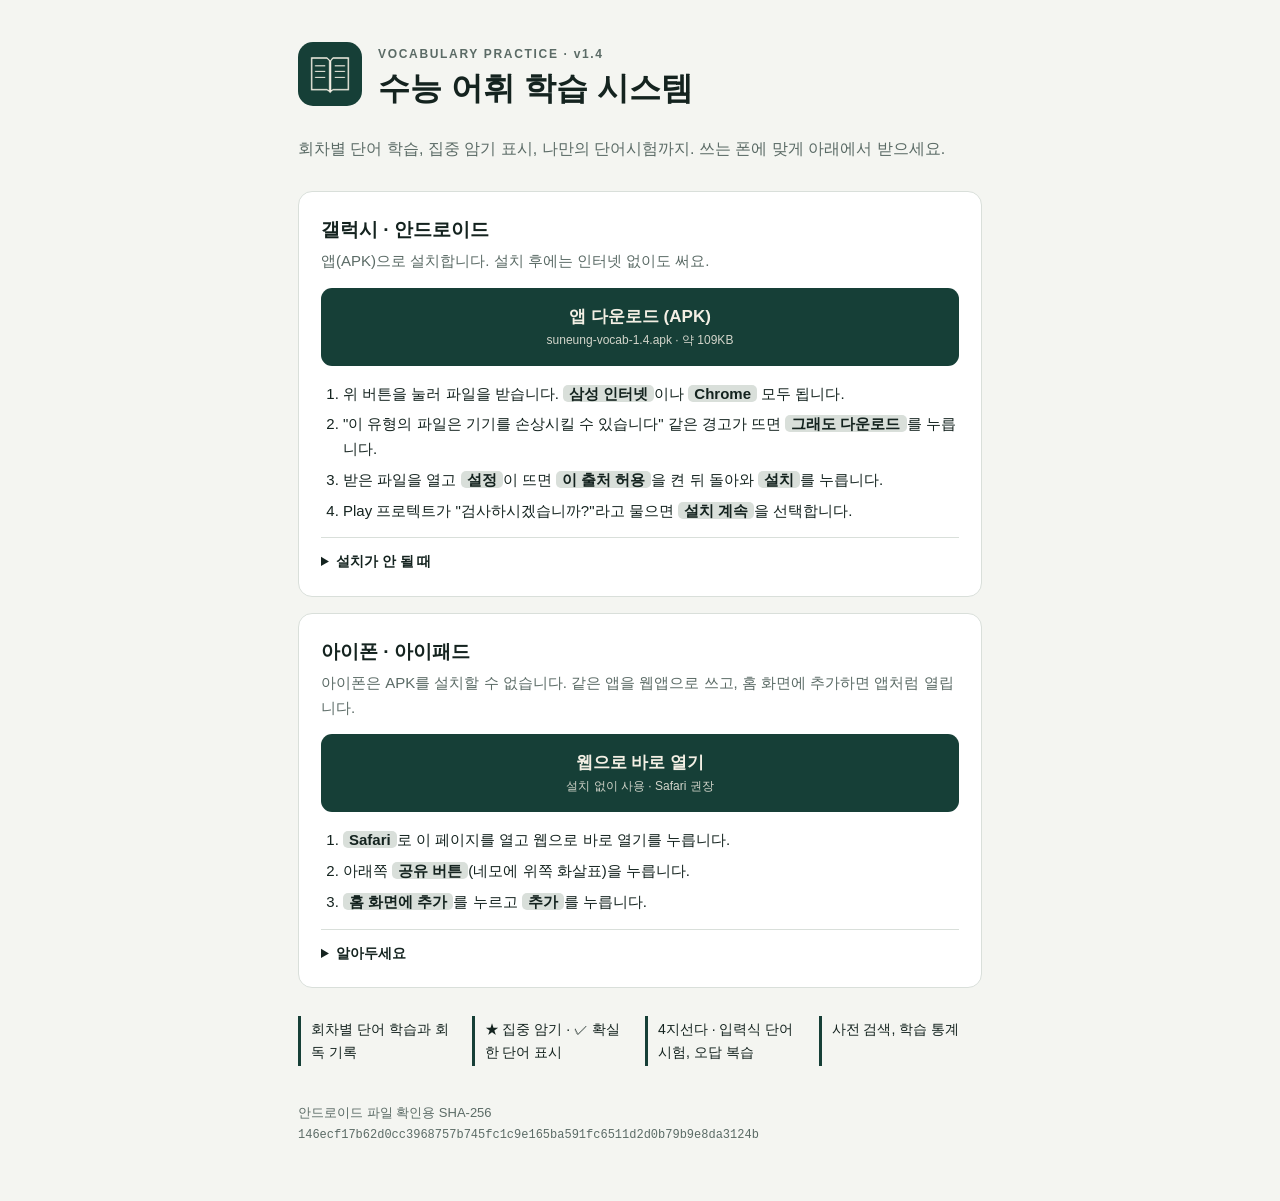
<file: index.html>
<!doctype html>
<html lang="ko">
<head>
<meta charset="utf-8">
<meta name="viewport" content="width=device-width,initial-scale=1">
<meta name="theme-color" content="#163f37">
<title>수능 어휘 학습 시스템 · 다운로드</title>
<meta property="og:title" content="수능 어휘 학습 시스템">
<meta property="og:description" content="갤럭시는 앱 설치, 아이폰은 웹앱으로. 회차별 단어 학습과 시험.">
<link rel="icon" href="app/icon-192.png">
<link rel="apple-touch-icon" href="app/icon-180.png">
<style>
:root{--bg:#f4f5f1;--ink:#14231f;--mute:#5b6b66;--line:#d9dfda;--card:#fff;--brand:#163f37;--brand-ink:#f3efe4;--hi:#e7efe9}
@media (prefers-color-scheme:dark){:root{--bg:#0e1a17;--ink:#eaf0ec;--mute:#9bb0a8;--line:#27403a;--card:#14251f;--brand:#2f7a69;--brand-ink:#fff;--hi:#1a3029}}
*{box-sizing:border-box}
body{margin:0;background:var(--bg);color:var(--ink);font:16px/1.65 "Pretendard","Apple SD Gothic Neo","Noto Sans KR","Malgun Gothic",sans-serif;-webkit-text-size-adjust:100%}
.wrap{max-width:720px;margin:0 auto;padding:40px max(18px,env(safe-area-inset-left)) 56px max(18px,env(safe-area-inset-right))}
header{display:flex;gap:16px;align-items:center;margin-bottom:28px}
header img{width:64px;height:64px;border-radius:15px;flex:none}
small.k{letter-spacing:.14em;font-size:12px;color:var(--mute);font-weight:700}
h1{margin:2px 0 0;font-size:clamp(24px,6vw,32px);line-height:1.25;text-wrap:balance}
.lead{color:var(--mute);margin:0 0 28px}
.card{background:var(--card);border:1px solid var(--line);border-radius:14px;padding:22px;margin-bottom:16px}
.card.me{border:2px solid var(--brand);background:var(--hi)}
.card h2{margin:0 0 4px;font-size:19px;display:flex;gap:8px;align-items:center;flex-wrap:wrap}
.badge{font-size:12px;font-weight:700;background:var(--brand);color:var(--brand-ink);border-radius:99px;padding:1px 10px;display:none}
.card.me .badge{display:inline-block}
.card p{margin:0 0 14px;color:var(--mute);font-size:15px}
.btn{display:block;text-align:center;background:var(--brand);color:var(--brand-ink);text-decoration:none;font-weight:700;padding:15px 18px;border-radius:11px;font-size:17px}
.btn:focus-visible,summary:focus-visible{outline:3px solid #e0b43a;outline-offset:2px}
.btn small{display:block;font-weight:400;font-size:12px;opacity:.85}
ol{margin:16px 0 0;padding-left:22px;font-size:15px}
ol li{margin:6px 0}
b.t{background:var(--line);border-radius:5px;padding:0 6px;font-weight:600;white-space:nowrap}
details{margin-top:14px;border-top:1px solid var(--line);padding-top:12px;font-size:14px;color:var(--mute)}
summary{cursor:pointer;font-weight:600;color:var(--ink)}
code{word-break:break-all;font-size:12px}
.feat{display:grid;grid-template-columns:repeat(auto-fit,minmax(150px,1fr));gap:10px;margin:28px 0 0;padding:0;list-style:none;font-size:14px}
.feat li{border-left:3px solid var(--brand);padding:2px 10px}
footer{margin-top:36px;font-size:13px;color:var(--mute)}
@media (prefers-reduced-motion:no-preference){.btn{transition:transform .1s}.btn:active{transform:scale(.98)}}
</style>
</head>
<body>
<div class="wrap">
<header>
  <img src="app/icon-192.png" alt="" width="64" height="64">
  <div><small class="k">VOCABULARY PRACTICE · v1.4</small><h1>수능 어휘 학습 시스템</h1></div>
</header>
<p class="lead">회차별 단어 학습, 집중 암기 표시, 나만의 단어시험까지. 쓰는 폰에 맞게 아래에서 받으세요.</p>

<section class="card" id="android">
  <h2>갤럭시 · 안드로이드 <span class="badge">내 폰</span></h2>
  <p>앱(APK)으로 설치합니다. 설치 후에는 인터넷 없이도 써요.</p>
  <a class="btn" href="suneung-vocab-1.4.apk" download>앱 다운로드 (APK)<small>suneung-vocab-1.4.apk · 약 109KB</small></a>
  <ol>
    <li>위 버튼을 눌러 파일을 받습니다. <b class="t">삼성 인터넷</b>이나 <b class="t">Chrome</b> 모두 됩니다.</li>
    <li>"이 유형의 파일은 기기를 손상시킬 수 있습니다" 같은 경고가 뜨면 <b class="t">그래도 다운로드</b>를 누릅니다.</li>
    <li>받은 파일을 열고 <b class="t">설정</b>이 뜨면 <b class="t">이 출처 허용</b>을 켠 뒤 돌아와 <b class="t">설치</b>를 누릅니다.</li>
    <li>Play 프로텍트가 "검사하시겠습니까?"라고 물으면 <b class="t">설치 계속</b>을 선택합니다.</li>
  </ol>
  <details><summary>설치가 안 될 때</summary>
    <p style="margin:8px 0 0">Play 스토어 밖에서 받는 앱이라 경고가 나오는 것이 정상입니다. "앱이 설치되지 않음"이 뜨면 이전 버전을 먼저 삭제하고 다시 설치하세요. 기록은 앱 안에만 저장되므로 삭제하면 사라집니다.</p>
  </details>
</section>

<section class="card" id="ios">
  <h2>아이폰 · 아이패드 <span class="badge">내 폰</span></h2>
  <p>아이폰은 APK를 설치할 수 없습니다. 같은 앱을 웹앱으로 쓰고, 홈 화면에 추가하면 앱처럼 열립니다.</p>
  <a class="btn" href="app/">웹으로 바로 열기<small>설치 없이 사용 · Safari 권장</small></a>
  <ol>
    <li><b class="t">Safari</b>로 이 페이지를 열고 웹으로 바로 열기를 누릅니다.</li>
    <li>아래쪽 <b class="t">공유 버튼</b>(네모에 위쪽 화살표)을 누릅니다.</li>
    <li><b class="t">홈 화면에 추가</b>를 누르고 <b class="t">추가</b>를 누릅니다.</li>
  </ol>
  <details><summary>알아두세요</summary>
    <p style="margin:8px 0 0">학습 기록은 이 기기의 해당 브라우저에 저장됩니다. Safari로 쓰다가 홈 화면 앱으로 옮기면 기록이 따로 시작돼요. 처음부터 홈 화면 앱으로 쓰는 것을 권합니다. 아이폰에서 오래 안 쓰면 Safari가 저장 데이터를 지울 수 있습니다.</p>
  </details>
</section>

<ul class="feat">
  <li>회차별 단어 학습과 회독 기록</li>
  <li>★ 집중 암기 · ✓ 확실한 단어 표시</li>
  <li>4지선다 · 입력식 단어시험, 오답 복습</li>
  <li>사전 검색, 학습 통계</li>
</ul>

<footer>
  안드로이드 파일 확인용 SHA-256<br><code>146ecf17b62d0cc3968757b745fc1c9e165ba591fc6511d2d0b79b9e8da3124b</code>
</footer>
</div>
<script>
(function(){
  var ua=navigator.userAgent||'',ios=/iPhone|iPad|iPod/.test(ua)||(navigator.platform==='MacIntel'&&navigator.maxTouchPoints>1),and=/Android/.test(ua);
  var id=ios?'ios':and?'android':null;if(!id)return;
  var el=document.getElementById(id);el.classList.add('me');
  el.parentNode.insertBefore(el,document.getElementById('android').parentNode.querySelector('.card'));
})();
</script>
</body>
</html>
</file>
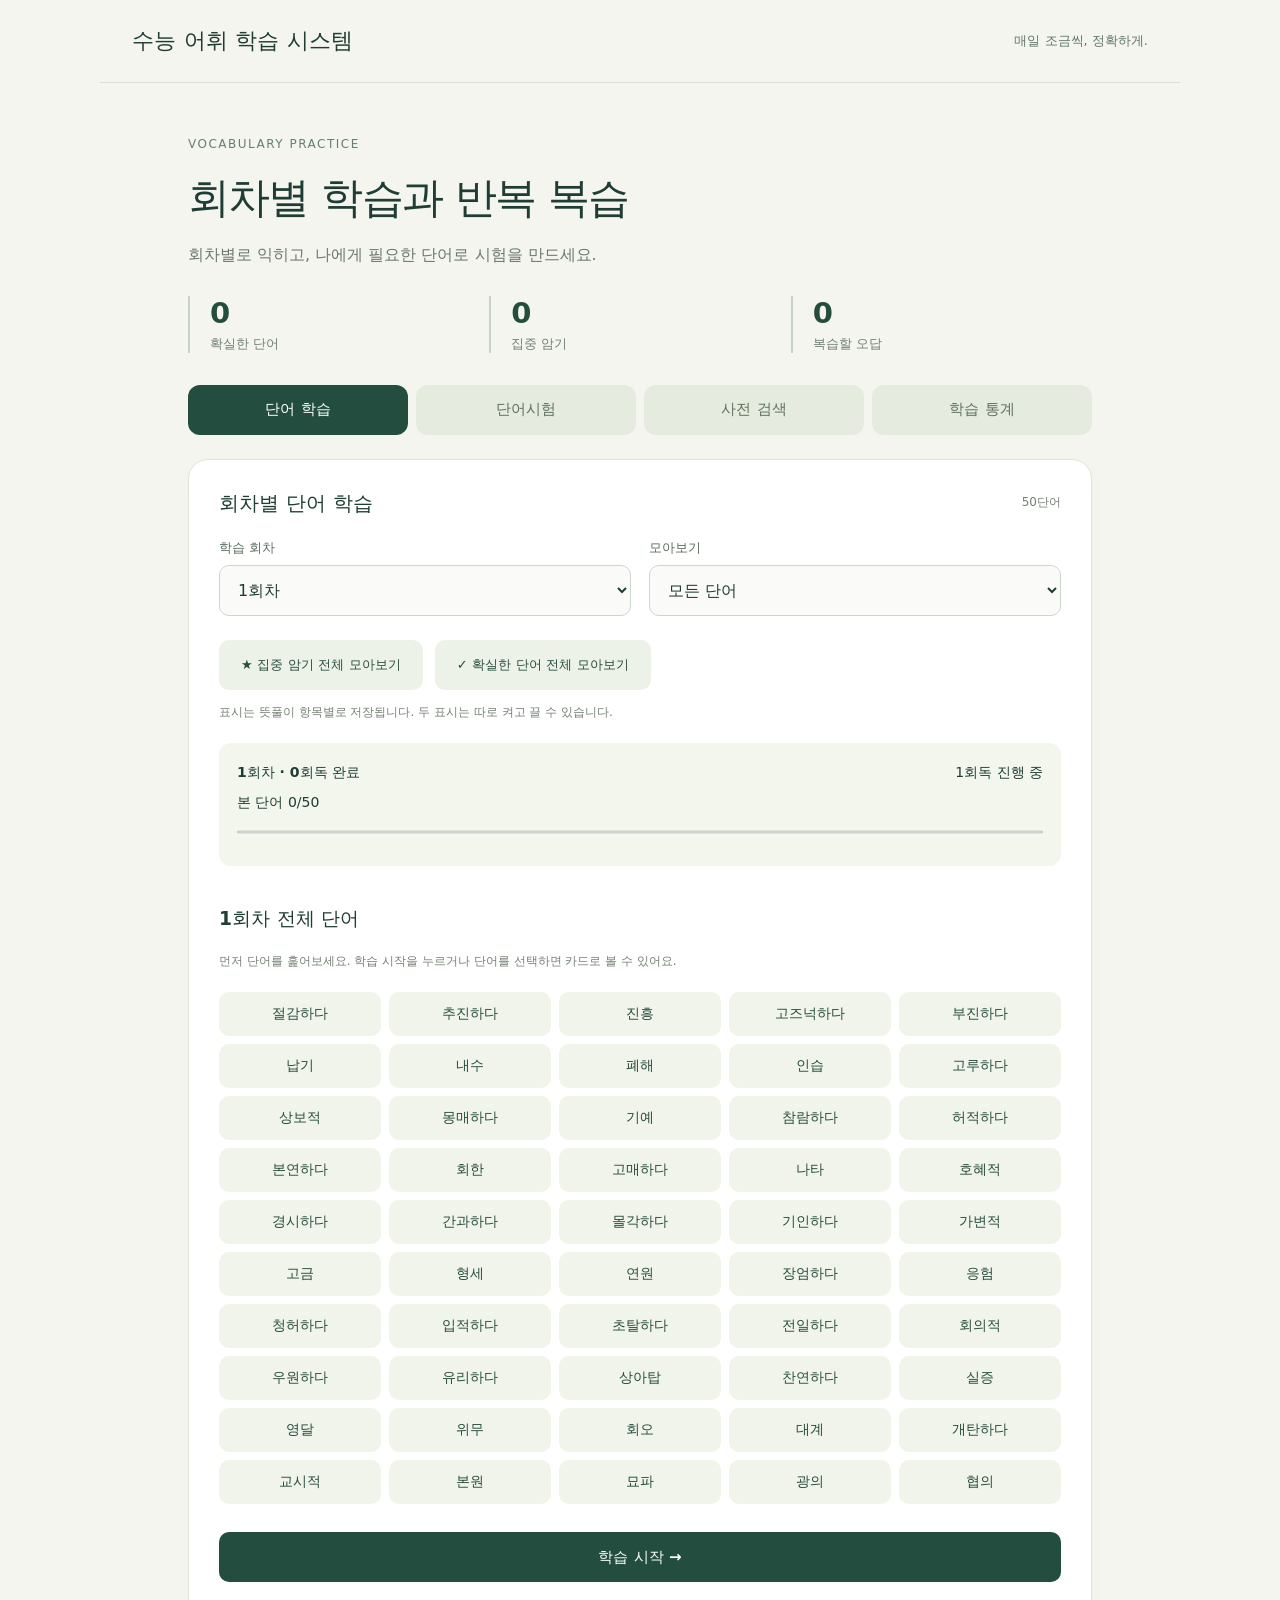
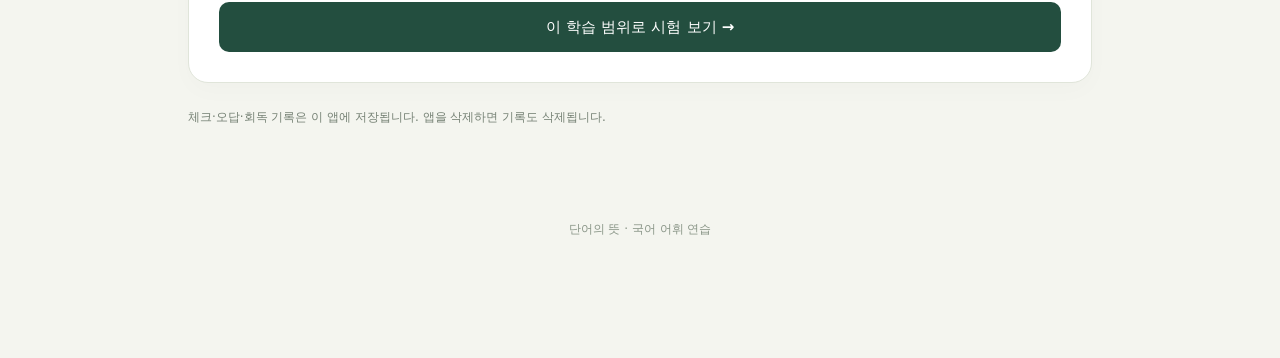
<file: app/index.html>
<!doctype html><html lang="ko"><head><meta charset="utf-8"><meta name="viewport" content="width=device-width,initial-scale=1"><meta name="theme-color" content="#163f37"><link rel="manifest" href="manifest.webmanifest"><link rel="apple-touch-icon" href="icon-180.png"><meta name="apple-mobile-web-app-capable" content="yes"><meta name="mobile-web-app-capable" content="yes"><meta name="apple-mobile-web-app-title" content="수능 어휘"><meta name="apple-mobile-web-app-status-bar-style" content="black-translucent"><title>수능 어휘 학습 시스템</title><link rel="stylesheet" href="style.css"></head><body><header><a href="./">수능 어휘 학습 시스템</a><span class="tag">매일 조금씩, 정확하게.</span></header><main><section id="home"><div class="intro"><small>VOCABULARY PRACTICE</small><h1>회차별 학습과 반복 복습</h1><p>회차별로 익히고, 나에게 필요한 단어로 시험을 만드세요.</p></div><div class="stats"><div><b id="knownCount">0</b>확실한 단어</div><div><b id="focusCount">0</b>집중 암기</div><div><b id="wrongCount">0</b>복습할 오답</div></div><div class="tabs" role="tablist" aria-label="학습 메뉴"><button id="learnTab" role="tab" aria-selected="true" aria-controls="learnPanel">단어 학습</button><button id="testTab" role="tab" aria-selected="false" aria-controls="testPanel">단어시험</button><button id="searchTab" role="tab" aria-selected="false" aria-controls="searchPanel">사전 검색</button><button id="statsTab" role="tab" aria-selected="false" aria-controls="statsPanel">학습 통계</button></div><div class="panel" id="learnPanel" role="tabpanel" aria-labelledby="learnTab"><div class="row"><h2>회차별 단어 학습</h2><span id="learnTotal" class="muted"></span></div><div class="grid controls"><label>학습 회차<select id="learnUnit"><option value="all">전체 회차</option></select></label><label>모아보기<select id="learnFilter"><option value="all">모든 단어</option><option value="known">✓ 확실한 단어</option><option value="focus">★ 집중 암기할 단어</option><option value="unmarked">아직 표시하지 않은 단어</option><option value="wrong">틀렸던 단어</option></select></label></div><div class="actions collections"><button class="secondary" id="collectFocus">★ 집중 암기 전체 모아보기</button><button class="secondary" id="collectKnown">✓ 확실한 단어 전체 모아보기</button></div><p class="note">표시는 뜻풀이 항목별로 저장됩니다. 두 표시는 따로 켜고 끌 수 있습니다.</p><div id="cycleProgress" class="cycleProgress"></div><button id="showOverview" class="text" hidden>← 전체 단어 보기</button><p id="swipeHint" class="note swipe-hint" hidden>← 오른쪽으로 밀면 이전 · 왼쪽으로 밀면 다음 →</p><div id="learnList" tabindex="0" aria-label="단어 카드, 좌우 방향키로 이동"></div><button id="nextRound" class="secondary full" hidden>다음 회독 시작하기</button><p id="completionNotice" class="note" role="status"></p><div id="cardNavigation" class="row pagination" hidden><button id="prevPage" class="secondary">← 이전 단어</button><span id="pageInfo" class="muted"></span><button id="nextPage" class="secondary">다음 단어 →</button></div><button id="testSelection" class="full">이 학습 범위로 시험 보기 →</button></div><div class="panel" id="testPanel" role="tabpanel" aria-labelledby="testTab" hidden><h2>나만의 단어시험</h2><div class="grid controls"><label>시험 회차<select id="unit"><option value="all">전체 회차</option></select></label><label>출제할 단어<select id="testFilter"><option value="all">모든 단어</option><option value="focus">★ 집중 암기만</option><option value="known">✓ 확실한 단어만</option><option value="unmarked">아직 표시하지 않은 단어만</option><option value="wrong">틀렸던 단어만</option></select></label><label>문항 수<select id="count"><option>10</option><option>20</option><option>30</option><option>50</option><option value="all">범위 전체</option></select></label><label>시험 방식<select id="mode"><option value="choice">뜻 보고 단어 고르기 · 4지선다</option><option value="type">뜻 보고 단어 입력하기</option></select></label></div><label class="checkline"><input type="checkbox" id="cumulative">누적복습 · 선택한 회차까지 모두 출제</label><label class="checkline"><input type="checkbox" id="remainingOnly">이번 회독에서 아직 풀지 않은 단어만</label><label class="checkline"><input type="checkbox" id="excludeKnown">확실한 단어는 출제에서 제외</label><p id="poolInfo" role="status" class="poolInfo"></p><div class="actions"><button id="start">시험 시작하기 →</button><button id="review" class="secondary">현재 조건에서 오답만 풀기</button></div><p class="note">선택한 조건에 맞는 단어를 무작위 출제합니다. 표시한 수보다 적으면 가능한 문항만 출제합니다.</p></div><div class="panel" id="statsPanel" role="tabpanel" aria-labelledby="statsTab" hidden><h2>나의 학습 통계</h2><div id="statsSummary" class="stats"></div><h3>회차별 회독 기록</h3><p class="note">회차의 모든 단어 카드를 보면 자동으로 1회독이 완료됩니다. 시험은 선택 사항입니다. 다음 회독 시작하기를 누르면 다시 학습할 수 있습니다.</p><div id="unitStats" class="unitStats"></div><h3>자주 틀리는 어휘</h3><p class="note">오답 횟수가 많은 순서, 동률이면 오답률 순서입니다. 이후 맞혀도 누적 오답은 남습니다. 상세 통계는 이번 업데이트 이후 풀이부터 집계합니다.</p><div id="weakList"></div></div><div class="panel" id="searchPanel" role="tabpanel" aria-labelledby="searchTab" hidden><div class="row"><h2>사전 검색</h2><span id="searchTotal" class="muted"></span></div><label class="search">찾아볼 단어<input id="search" placeholder="단어장에 없는 단어도 검색할 수 있어요" type="search" enterkeyhint="search" maxlength="100"></label><a id="naverSearch" class="dictionary-link"  rel="noopener noreferrer" hidden>네이버 국어사전에서 검색 ↗</a><p class="note">네이버 사전은 외부 브라우저에서 열립니다. 아래에는 이 단어장의 검색 결과가 표시됩니다.</p><h3>내 단어장 검색 결과</h3><div id="searchList"><p class="empty">검색어를 입력하면 전체 단어장에서 찾아드려요.</p></div><button class="secondary" id="searchMore" hidden>검색 결과 더 보기</button></div><p id="storageNotice" class="note">체크·오답·회독 기록은 이 앱에 저장됩니다. 앱을 삭제하면 기록도 삭제됩니다.</p></section><section id="quiz" hidden><div class="row"><button class="text" id="quit">← 시험 나가기</button><span id="progress"></span></div><p id="quizScope" class="note"></p><progress id="bar" value="0" max="10"></progress><div class="panel question"><small id="qLabel"></small><h2 id="definition"></h2><div id="answers"></div><form id="typing" hidden><label>정답 단어<input id="answerInput" maxlength="50" autocomplete="off" placeholder="단어를 입력하세요"></label><button>정답 확인</button></form><div id="feedback" role="status" hidden></div><button id="next" hidden>다음 문제 →</button></div></section><section id="result" hidden class="panel"><small>오늘의 학습 결과</small><h1 id="score"></h1><p id="summary"></p><div class="actions"><button id="retry">이번 오답 다시 풀기</button><button id="homeBtn" class="secondary">학습으로 돌아가기</button><button id="export" class="secondary">결과 CSV 저장</button></div><div id="resultList"></div></section></main><dialog id="roundDialog" aria-labelledby="roundTitle" aria-describedby="roundMessage"><h2 id="roundTitle"></h2><p id="roundMessage"></p><div class="actions"><button id="roundTest">시험 보기</button><button id="roundLater" class="secondary">나중에</button></div></dialog><footer>단어의 뜻 · 국어 어휘 연습</footer><script src="data.js"></script><script src="progress.js"></script><script src="app.js"></script><script src="cards.js"></script><script src="swipe.js"></script><script>if("serviceWorker"in navigator)addEventListener("load",()=>navigator.serviceWorker.register("sw.js").catch(()=>{}))</script></body></html>
</file>
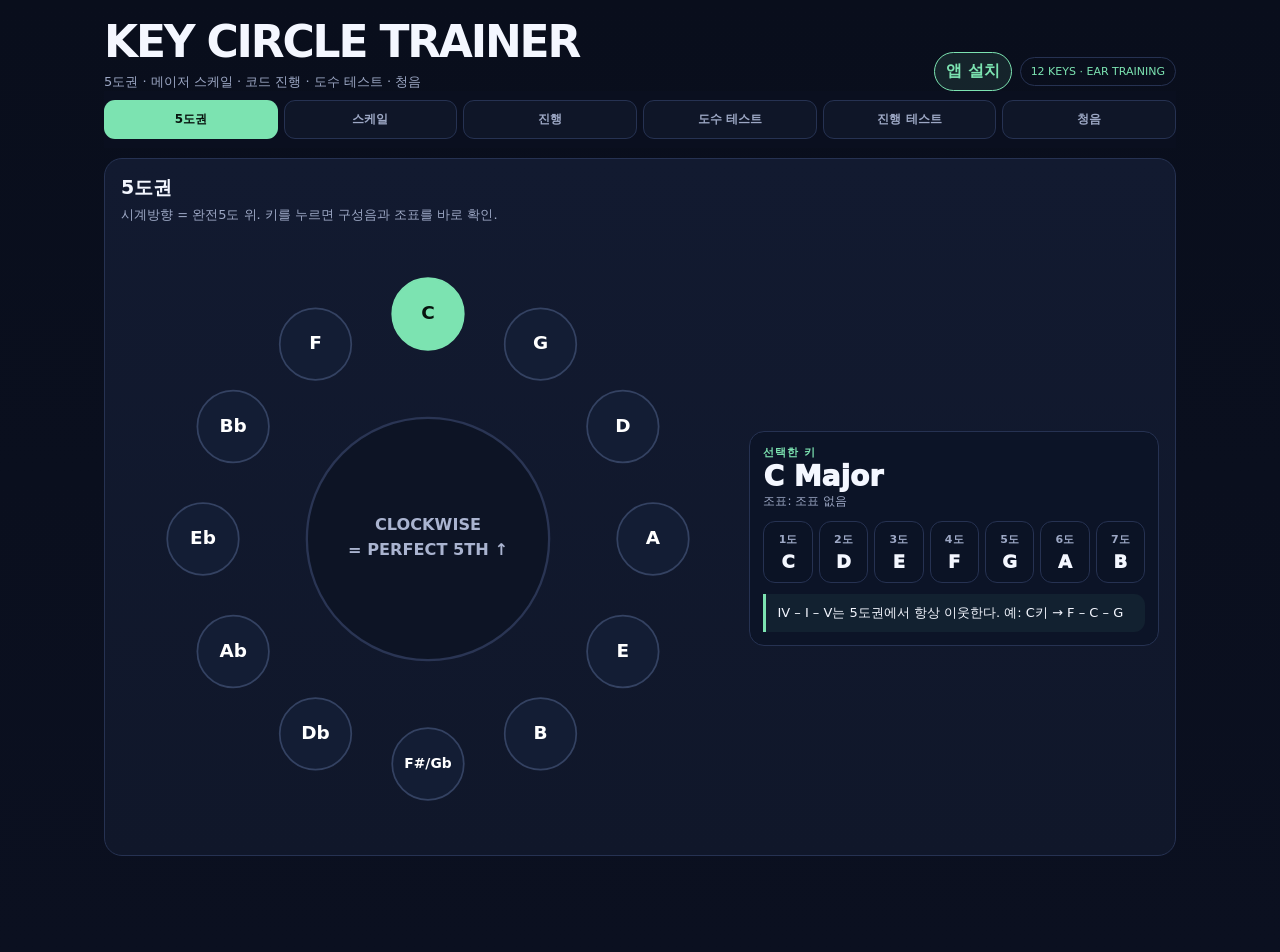
<file: key-circle-site/index.html>
<!doctype html>
<html lang="ko">
<head>
  <meta charset="utf-8">
  <meta name="viewport" content="width=device-width,initial-scale=1,viewport-fit=cover">
  <meta name="theme-color" content="#0b1020">
  <meta name="mobile-web-app-capable" content="yes">
  <meta name="apple-mobile-web-app-capable" content="yes">
  <meta name="apple-mobile-web-app-status-bar-style" content="black-translucent">
  <link rel="manifest" href="manifest.webmanifest">
  <link rel="icon" href="icon-192.svg" type="image/svg+xml">
  <title>KEY CIRCLE TRAINER</title>
  <style>
:root{--bg:#0b1020;--panel:#121a30;--panel2:#0d1528;--line:#263252;--text:#f4f7ff;--muted:#9da8c5;--accent:#7ce3b1;--accent2:#89a7ff;--bad:#ff8f8f;--good:#78e0a8;--warn:#ffd37c}
*{box-sizing:border-box}html,body{margin:0;background:linear-gradient(#090e1c,#0b1020);color:var(--text);font-family:system-ui,-apple-system,"Segoe UI",sans-serif}button,select{font:inherit}button{cursor:pointer}.wrap{max-width:1100px;margin:auto;padding:16px 14px 96px}.hero{display:flex;justify-content:space-between;align-items:end;gap:12px}.hero h1{margin:0;font-size:clamp(27px,5vw,44px);letter-spacing:-.05em}.hero p{margin:6px 0 0;color:var(--muted);font-size:13px}.badge{border:1px solid var(--line);border-radius:999px;padding:7px 10px;color:var(--accent);font-size:11px}.tabs{display:grid;grid-template-columns:repeat(6,1fr);gap:6px;position:sticky;top:0;z-index:20;padding:9px 0;background:rgba(11,16,32,.94);backdrop-filter:blur(10px)}.tab{border:1px solid var(--line);background:#0f1628;color:var(--muted);border-radius:11px;padding:10px 3px;font-weight:850;font-size:12px}.tab.active{background:var(--accent);color:#07130e;border-color:transparent}section{display:none}section.active{display:block}.card{margin-top:10px;background:linear-gradient(#121a30,#10172a);border:1px solid var(--line);border-radius:18px;padding:16px}.sectionHead{display:flex;justify-content:space-between;gap:14px;align-items:start;margin-bottom:14px}.sectionHead h2{margin:0 0 4px;font-size:19px}.sectionHead p{margin:0;color:var(--muted);font-size:13px;line-height:1.5}.sectionHead.split{align-items:center}.inlineControls{display:flex;gap:8px;align-items:center;flex-wrap:wrap}.inlineControls label,.earTopline label,.freeGrid label{font-size:12px;color:var(--muted);font-weight:700}.inlineControls select,.earTopline select,.freeGrid select{display:block;margin-top:4px;background:#0c1427;color:var(--text);border:1px solid var(--line);border-radius:10px;padding:9px 10px;min-height:42px}.circleWrap{display:grid;grid-template-columns:1.2fr .8fr;gap:14px;align-items:center}#circleSvg{width:100%;max-width:600px;margin:auto}.keynode{cursor:pointer}.keynode circle{fill:#131d34;stroke:#344262;stroke-width:1.5}.keynode text{fill:#fff;font-size:16px;font-weight:900;text-anchor:middle;dominant-baseline:middle}.keynode.active circle{fill:var(--accent);stroke:var(--accent)}.keynode.active text{fill:#07130e}.centerRing{fill:#0d1425;stroke:#2a3554;stroke-width:2}.centerText{fill:#aab4d0;text-anchor:middle;font-size:14px;font-weight:800}.infoPanel{background:#0c1427;border:1px solid var(--line);border-radius:15px;padding:13px}.spaced{margin-top:11px}.eyebrow{display:block;font-size:11px;font-weight:900;letter-spacing:.08em;text-transform:uppercase;color:var(--accent)}.bigTitle{font-size:28px;font-weight:950}.muted{font-size:12px;color:var(--muted)}.scaleGrid{display:grid;grid-template-columns:repeat(7,1fr);gap:6px;margin-top:11px}.degree{background:#0b1325;border:1px solid var(--line);border-radius:12px;text-align:center;padding:10px 3px;min-width:0;color:var(--text)}.degree.playable{cursor:pointer}.degree.playable:active{transform:translateY(1px);border-color:var(--accent)}.degree b{display:block;font-size:11px;color:var(--muted);margin-bottom:4px}.degree span{font-size:18px;font-weight:950}.tip{margin-top:11px;border-left:3px solid var(--accent);background:rgba(124,227,177,.06);padding:9px 11px;border-radius:0 11px 11px 0;font-size:13px;line-height:1.5}.keypicker{display:flex;gap:6px;overflow:auto;scrollbar-width:none}.keypicker::-webkit-scrollbar{display:none}.keybtn{flex:0 0 auto;border:1px solid var(--line);border-radius:999px;background:#0d1528;color:#dfe6fa;padding:9px 11px;font-weight:850}.keybtn.active{background:var(--accent2);color:#071025;border-color:transparent}.progList{display:grid;grid-template-columns:repeat(2,1fr);gap:8px;margin-top:11px}.prog{background:#0c1427;border:1px solid var(--line);border-radius:14px;padding:12px}.prog .num{font-size:20px;font-weight:950}.prog .roman{font-size:12px;color:var(--muted)}.prog .chords{font-weight:850;margin-top:7px;line-height:1.45}.quizCard{max-width:760px;margin-left:auto;margin-right:auto}.score{font-size:12px;color:var(--muted);white-space:nowrap}.keySelectBox{background:#0b1325;border:1px solid var(--line);border-radius:14px;padding:10px;margin-bottom:11px}.keySelectTop{display:flex;justify-content:space-between;gap:8px;align-items:center;margin-bottom:8px}.keySelectTop strong{font-size:13px}.tinyActions{display:flex;gap:5px}.tinyActions button{border:1px solid var(--line);background:#10192d;color:var(--muted);border-radius:9px;padding:6px 8px;font-size:11px;font-weight:800}.keyChecks{display:grid;grid-template-columns:repeat(6,1fr);gap:6px}.keyCheck{border:1px solid var(--line);background:#10182b;color:#dfe6fa;border-radius:10px;padding:9px 4px;font-weight:900}.keyCheck.active{background:var(--accent2);color:#071025;border-color:transparent}.questionBox{background:#0a1224;border:1px solid var(--line);border-radius:17px;padding:22px 12px;text-align:center}.questionBox span{font-size:12px;color:var(--muted)}.questionBox strong{display:block;font-size:clamp(29px,8vw,52px);font-weight:950;line-height:1.1;letter-spacing:-.04em;margin-top:7px}.questionBox .progressionQ{font-size:clamp(24px,6vw,43px)}.answers{display:grid;grid-template-columns:repeat(2,1fr);gap:8px;margin-top:10px}.ans{border:1px solid var(--line);background:#111a30;color:#eef2ff;border-radius:13px;padding:13px 6px;font-weight:850}.ans.correct{border-color:var(--good);background:rgba(120,224,168,.12)}.ans.wrong{border-color:var(--bad);background:rgba(255,143,143,.10)}.feedback{min-height:30px;text-align:center;padding-top:10px;font-weight:850}.primaryBtn,.softBtn{border-radius:13px;padding:12px 14px;font-weight:900}.primaryBtn{width:100%;border:0;background:var(--accent);color:#07130e}.primaryBtn.compact{width:auto}.softBtn{border:1px solid var(--line);background:#111a30;color:var(--text)}
/* Ear training */.earShell{max-width:900px;margin-left:auto;margin-right:auto}.earModes{display:grid;grid-template-columns:repeat(3,1fr);gap:7px;background:#0b1325;border:1px solid var(--line);border-radius:14px;padding:5px;margin-bottom:12px}.earMode{border:0;border-radius:10px;padding:11px 8px;background:transparent;color:var(--muted);font-weight:900}.earMode.active{background:var(--accent2);color:#071025}.earPanel{display:none}.earPanel.active{display:block}.earTopline{display:flex;justify-content:space-between;gap:14px;align-items:end;margin-bottom:11px}.earTopline h3{margin:4px 0 0;font-size:18px}.intervalLegend{font-size:12px;color:var(--muted);text-align:right}.listenBtn{width:100%;display:flex;align-items:center;justify-content:center;gap:13px;border:1px solid #385079;background:linear-gradient(180deg,#15223e,#101a31);color:var(--text);border-radius:16px;padding:18px 14px}.listenBtn .playIcon{display:grid;place-items:center;width:48px;height:48px;border-radius:50%;background:var(--accent);color:#07130e;font-size:18px}.listenBtn b{display:block;font-size:18px}.listenBtn small{display:block;color:var(--muted);margin-top:3px}.answerSlots{display:grid;grid-template-columns:repeat(4,1fr);gap:8px;margin-top:12px}.answerSlots span{display:grid;place-items:center;min-height:54px;background:#0b1325;border:1px dashed #3a4968;border-radius:12px;font-size:22px;font-weight:950}.degreePad{display:grid;grid-template-columns:repeat(7,1fr);gap:7px;margin-top:10px}.degreePad button{border:1px solid var(--line);background:#111a30;color:var(--text);border-radius:11px;padding:13px 2px;font-size:18px;font-weight:950}.actionRow{display:grid;grid-template-columns:1fr 1fr 1.4fr;gap:8px;margin-top:10px}.actionRow.single{grid-template-columns:1fr}.intervalGrid{display:grid;grid-template-columns:repeat(3,1fr);gap:8px;margin-top:12px}.intervalGrid button{border:1px solid var(--line);background:#111a30;color:var(--text);border-radius:12px;padding:12px 6px;font-weight:900;min-height:52px}.intervalGrid button.correct{border-color:var(--good);background:rgba(120,224,168,.12)}.intervalGrid button.wrong{border-color:var(--bad);background:rgba(255,143,143,.10)}.intervalGrid small{display:block;margin-top:2px;color:var(--muted);font-size:10px}.freeGrid{display:grid;grid-template-columns:repeat(3,1fr);gap:8px}.freeGrid select{width:100%}.freeSummary{margin:12px 0;background:#0b1325;border:1px solid var(--line);border-radius:14px;padding:14px;text-align:center;font-size:16px;font-weight:900}.freeButtons{display:grid;grid-template-columns:1fr 1.3fr 1fr;gap:8px}
@media(max-width:760px){.wrap{padding:11px 10px 84px}.badge{display:none}.tabs{grid-template-columns:repeat(3,1fr)}.tab{font-size:11px}.sectionHead.split,.earTopline{align-items:start;flex-direction:column}.circleWrap{grid-template-columns:1fr}.progList{grid-template-columns:1fr}.card{padding:12px}.scaleGrid{gap:4px}.degree{padding:9px 2px}.degree span{font-size:16px}.keyChecks{grid-template-columns:repeat(4,1fr)}.earModes{grid-template-columns:1fr 1fr 1fr}.intervalLegend{text-align:left}.intervalGrid{grid-template-columns:repeat(2,1fr)}.freeGrid{grid-template-columns:1fr}.freeButtons{grid-template-columns:1fr}.actionRow{grid-template-columns:1fr 1fr}.actionRow .primaryBtn{grid-column:1/-1}.degreePad{grid-template-columns:repeat(4,1fr)} }
.heroActions{display:flex;align-items:center;gap:8px}.installBtn{display:none;border:1px solid var(--accent);background:rgba(124,227,177,.1);color:var(--accent);border-radius:999px;padding:8px 11px;font-weight:900}.installBtn.show{display:block}.earMiniControls{display:flex;gap:8px;align-items:end;flex-wrap:wrap}.checkLabel{display:flex!important;align-items:center;gap:6px;min-height:42px;padding:0 10px;border:1px solid var(--line);border-radius:10px;background:#0c1427;color:var(--text)!important}.checkLabel input{accent-color:var(--accent)}.intervalControls{display:grid;grid-template-columns:1fr 1fr;gap:8px;margin:0 0 10px}.intervalControls label{font-size:12px;color:var(--muted);font-weight:700}.intervalControls select{display:block;width:100%;margin-top:4px;background:#0c1427;color:var(--text);border:1px solid var(--line);border-radius:10px;padding:9px 10px;min-height:42px}.rangeDetails{margin-top:10px;background:#0b1325;border:1px solid var(--line);border-radius:12px;padding:9px 10px}.rangeDetails summary{cursor:pointer;font-weight:850;font-size:13px;color:#dfe6fa}.rangeDetails summary span{color:var(--accent);margin-left:4px}.intervalRange{display:grid;grid-template-columns:repeat(4,1fr);gap:6px;margin-top:9px}.intervalChip{border:1px solid var(--line);background:#10182b;color:var(--muted);border-radius:9px;padding:8px 5px;font-size:11px;font-weight:850}.intervalChip.active{background:var(--accent2);color:#071025;border-color:transparent}.pitchInfo{text-align:center;color:var(--muted);font-size:12px;margin-top:-4px;margin-bottom:12px}.appInstallNote{font-size:12px;color:var(--muted);text-align:center;margin-top:8px}
@media(max-width:760px){.heroActions .badge{display:none}.intervalControls{grid-template-columns:1fr 1fr}.intervalRange{grid-template-columns:repeat(3,1fr)}.earMiniControls{width:100%}.earMiniControls>label{flex:1 1 140px}.checkLabel{font-size:12px}.installBtn{padding:7px 10px}}

/* Ear stats */
.earModes{grid-template-columns:repeat(4,1fr)}
.adaptiveToggle{display:flex;align-items:center;gap:9px;margin:0 0 10px;padding:10px 12px;background:#0b1325;border:1px solid var(--line);border-radius:12px;color:var(--text);cursor:pointer}.adaptiveToggle input{width:18px;height:18px;accent-color:var(--accent)}.adaptiveToggle span{display:block}.adaptiveToggle b{display:block;font-size:13px}.adaptiveToggle small{display:block;margin-top:2px;color:var(--muted)}
.statSummary{display:grid;grid-template-columns:repeat(3,1fr);gap:8px}.statSummary>div{background:#0b1325;border:1px solid var(--line);border-radius:14px;padding:13px}.statSummary span,.statSummary small{display:block;color:var(--muted);font-size:11px}.statSummary b{display:block;font-size:22px;margin:4px 0 2px}.statsSection{margin-top:14px}.statsHead{display:flex;justify-content:space-between;align-items:center;gap:8px;margin-bottom:8px}.statsHead span{color:var(--muted);font-size:11px}.intervalStatsList{display:grid;gap:6px}.statRow{display:grid;grid-template-columns:125px 1fr 58px;gap:8px;align-items:center;padding:9px 10px;background:#0b1325;border:1px solid var(--line);border-radius:11px}.statName b{display:block;font-size:13px}.statName small{color:var(--muted)}.statBar{height:8px;background:#18223a;border-radius:999px;overflow:hidden}.statBar i{display:block;height:100%;background:var(--accent);border-radius:999px}.statRate{text-align:right;font-size:12px;font-weight:900}.recentMistakes{display:grid;gap:6px}.mistakeRow{display:flex;justify-content:space-between;gap:8px;align-items:center;padding:9px 10px;background:#0b1325;border:1px solid var(--line);border-radius:11px;font-size:12px}.mistakeRow span:last-child{color:var(--muted);text-align:right}.emptyStat{text-align:center;color:var(--muted);padding:18px;background:#0b1325;border:1px dashed #344262;border-radius:12px}.resetStats{width:auto!important;padding:9px 11px}
@media(max-width:760px){.earModes{grid-template-columns:repeat(2,1fr)}.statSummary{grid-template-columns:1fr}.statRow{grid-template-columns:105px 1fr 52px}.statsHead{align-items:flex-start;flex-direction:column}.mistakeRow{align-items:flex-start;flex-direction:column}.mistakeRow span:last-child{text-align:left}}

</style>
</head>
<body>
<div class="wrap">
  <header class="hero">
    <div>
      <h1>KEY CIRCLE TRAINER</h1>
      <p>5도권 · 메이저 스케일 · 코드 진행 · 도수 테스트 · 청음</p>
    </div>
    <div class="heroActions"><button id="installAppBtn" class="installBtn" type="button">앱 설치</button><div class="badge">12 KEYS · EAR TRAINING</div></div>
  </header>

  <nav class="tabs" aria-label="학습 메뉴">
    <button class="tab active" data-tab="circle">5도권</button>
    <button class="tab" data-tab="scales">스케일</button>
    <button class="tab" data-tab="progressions">진행</button>
    <button class="tab" data-tab="degreeQuiz">도수 테스트</button>
    <button class="tab" data-tab="progQuiz">진행 테스트</button>
    <button class="tab" data-tab="ear">청음</button>
  </nav>

  <section id="circle" class="active">
    <div class="card">
      <div class="sectionHead"><div><h2>5도권</h2><p>시계방향 = 완전5도 위. 키를 누르면 구성음과 조표를 바로 확인.</p></div></div>
      <div class="circleWrap">
        <svg id="circleSvg" viewBox="0 0 520 520" aria-label="5도권"></svg>
        <div class="infoPanel">
          <span class="eyebrow">선택한 키</span>
          <div class="bigTitle" id="circleKey"></div>
          <div class="muted" id="circleSig"></div>
          <div class="scaleGrid" id="circleScale"></div>
          <div class="tip">IV – I – V는 5도권에서 항상 이웃한다. 예: C키 → F – C – G</div>
        </div>
      </div>
    </div>
  </section>

  <section id="scales">
    <div class="card">
      <div class="sectionHead split"><div><h2>메이저 스케일</h2><p>키를 고르고 구성음을 눌러 직접 들어봐.</p></div>
        <div class="inlineControls"><label>악기<select id="scaleInstrument"><option value="piano">Piano</option><option value="guitar">Guitar</option></select></label><button id="playScale" class="softBtn">▶ 스케일 재생</button></div>
      </div>
      <div class="keypicker" id="scaleKeys"></div>
      <div class="infoPanel spaced">
        <div class="bigTitle" id="scaleTitle"></div>
        <div class="muted" id="scaleSig"></div>
        <div class="scaleGrid" id="scaleView"></div>
      </div>
    </div>
  </section>

  <section id="progressions">
    <div class="card">
      <div class="sectionHead"><div><h2>자주 나오는 코드 진행</h2><p>숫자 진행을 실제 7th 코드로 즉시 변환해서 외워.</p></div></div>
      <div class="keypicker" id="progKeys"></div>
      <div class="progList" id="progList"></div>
    </div>
  </section>

  <section id="degreeQuiz">
    <div class="card quizCard">
      <div class="sectionHead"><div><h2>도수 테스트</h2><p>선택한 키 안에서 “몇 도 = 무슨 음?”을 반복.</p></div><div class="score">정답 <b id="dCorrect">0</b> / <b id="dTotal">0</b></div></div>
      <div id="degreeKeySelect" class="keySelectBox"></div>
      <div class="questionBox"><span>도수 → 음이름</span><strong id="degreeQuestion"></strong></div>
      <div class="answers" id="degreeAnswers"></div>
      <div class="feedback" id="degreeFeedback"></div>
      <button class="primaryBtn" id="degreeNext">다음 문제</button>
    </div>
  </section>

  <section id="progQuiz">
    <div class="card quizCard">
      <div class="sectionHead"><div><h2>진행 테스트</h2><p>코드열만 보고 어느 메이저 키인지 맞혀.</p></div><div class="score">정답 <b id="pCorrect">0</b> / <b id="pTotal">0</b></div></div>
      <div id="progKeySelect" class="keySelectBox"></div>
      <div class="questionBox"><span>코드 진행</span><strong class="progressionQ" id="progQuestion"></strong></div>
      <div class="answers" id="progAnswers"></div>
      <div class="feedback" id="progFeedback"></div>
      <button class="primaryBtn" id="progNext">다음 문제</button>
    </div>
  </section>

  <section id="ear">
    <div class="card earShell">
      <div class="sectionHead split"><div><h2>청음 훈련</h2><p>기능을 하나씩 분리해서 집중. 먼저 듣고, 그다음 답해.</p></div>
        <div class="inlineControls"><label>악기<select id="earInstrument"><option value="piano">Piano</option><option value="guitar">Guitar</option></select></label></div>
      </div>

      <div class="earModes" role="tablist">
        <button class="earMode active" data-mode="melody">멜로디</button>
        <button class="earMode" data-mode="interval">음정 테스트</button>
        <button class="earMode" data-mode="free">자유 비교</button>
        <button class="earMode" data-mode="stats">통계</button>
      </div>

      <div class="earPanel active" id="ear-melody">
        <div class="earTopline"><div><span class="eyebrow">4음 도수 멜로디</span><h3>들은 순서를 1~7도로 입력</h3></div><div class="earMiniControls"><label>키<select id="earKey"></select></label><label class="checkLabel"><input id="melodyReference" type="checkbox" checked> 1도 기준음 먼저</label></div></div>
        <button class="listenBtn" id="playMelody"><span class="playIcon">▶</span><span><b>멜로디 듣기</b><small>같은 문제를 다시 들을 수 있음</small></span></button>
        <div class="answerSlots" id="melodySlots"><span>—</span><span>—</span><span>—</span><span>—</span></div>
        <div class="degreePad" id="melodyPad"></div>
        <div class="actionRow"><button class="softBtn" id="melodyUndo">← 지우기</button><button class="softBtn" id="newMelody">새 문제</button><button class="primaryBtn compact" id="melodySubmit">정답 확인</button></div>
        <div class="feedback" id="melodyFeedback"></div>
      </div>

      <div class="earPanel" id="ear-interval">
        <div class="earTopline"><div><span class="eyebrow">두 음 간격</span><h3>반음 수가 아니라 음정 이름으로 맞히기</h3></div><div class="intervalLegend">단3도 = 3반음 · 장3도 = 4반음 · 증4도/감5도 = 6반음</div></div>
        <div class="intervalControls"><label>방향<select id="intervalDirection"><option value="random">랜덤</option><option value="up">상승</option><option value="down">하강</option></select></label><label>재생<select id="intervalPlayback"><option value="sequential">순차</option><option value="harmonic">동시</option><option value="random">랜덤</option></select></label></div>
        <label class="adaptiveToggle"><input type="checkbox" id="adaptiveInterval" checked><span><b>약한 음정 우선 출제</b><small>틀린 음정이 조금 더 자주 나옴</small></span></label>
        <button class="listenBtn" id="playInterval"><span class="playIcon">▶</span><span><b>두 음 듣기</b><small id="intervalPlayHint">방향과 재생 방식에 따라 출제</small></span></button>
        <details class="rangeDetails"><summary>출제 음정 선택 <span id="intervalRangeCount"></span></summary><div class="intervalRange" id="intervalRange"></div></details>
        <div class="intervalGrid" id="intervalAnswers"></div>
        <div class="actionRow single"><button class="softBtn" id="newInterval">새 문제</button></div>
        <div class="feedback" id="intervalFeedback"></div>
      </div>

      <div class="earPanel" id="ear-free">
        <div class="earTopline"><div><span class="eyebrow">직접 비교</span><h3>기준음과 음정을 골라 원하는 만큼 들어보기</h3></div></div>
        <div class="freeGrid">
          <label>기준음<select id="freeRoot"></select></label>
          <label>음정<select id="freeInterval"></select></label>
          <label>방향<select id="freeDirection"><option value="up">위로</option><option value="down">아래로</option></select></label>
        </div>
        <div class="freeSummary" id="freeSummary"></div><div class="pitchInfo" id="pitchInfo"></div>
        <div class="freeButtons"><button class="softBtn" id="playRoot">기준음만</button><button class="primaryBtn compact" id="playFreePair">▶ 두 음 듣기</button><button class="softBtn" id="playFreeTogether">동시에</button></div>
      </div>
      <div class="earPanel" id="ear-stats">
        <div class="earTopline"><div><span class="eyebrow">청음 통계</span><h3>틀리는 음정을 바로 찾기</h3></div><button class="softBtn resetStats" id="resetEarStats">통계 초기화</button></div>
        <div class="statSummary">
          <div><span>음정</span><b id="intervalStatOverall">0 / 0</b><small id="intervalStatPct">아직 기록 없음</small></div>
          <div><span>멜로디</span><b id="melodyStatOverall">0 / 0</b><small id="melodyStatPct">아직 기록 없음</small></div>
          <div><span>가장 약한 음정</span><b id="weakestInterval">—</b><small>3문제 이상 기준</small></div>
        </div>
        <div class="statsSection">
          <div class="statsHead"><b>음정별 정답률</b><span>많이 틀릴수록 위에 표시</span></div>
          <div class="intervalStatsList" id="intervalStatsList"></div>
        </div>
        <div class="statsSection">
          <div class="statsHead"><b>최근 오답</b><span>최근 8개</span></div>
          <div class="recentMistakes" id="recentMistakes"></div>
        </div>
      </div>
    </div>
  </section>
</div>
<script>
const K={C:{n:["C","D","E","F","G","A","B"],s:"조표 없음"},G:{n:["G","A","B","C","D","E","F#"],s:"F#"},D:{n:["D","E","F#","G","A","B","C#"],s:"F#, C#"},A:{n:["A","B","C#","D","E","F#","G#"],s:"F#, C#, G#"},E:{n:["E","F#","G#","A","B","C#","D#"],s:"F#, C#, G#, D#"},B:{n:["B","C#","D#","E","F#","G#","A#"],s:"F#, C#, G#, D#, A#"},Gb:{n:["Gb","Ab","Bb","Cb","Db","Eb","F"],s:"Bb, Eb, Ab, Db, Gb, Cb"},Db:{n:["Db","Eb","F","Gb","Ab","Bb","C"],s:"Bb, Eb, Ab, Db, Gb"},Ab:{n:["Ab","Bb","C","Db","Eb","F","G"],s:"Bb, Eb, Ab, Db"},Eb:{n:["Eb","F","G","Ab","Bb","C","D"],s:"Bb, Eb, Ab"},Bb:{n:["Bb","C","D","Eb","F","G","A"],s:"Bb, Eb"},F:{n:["F","G","A","Bb","C","D","E"],s:"Bb"}};
const CIRCLE=["C","G","D","A","E","B","Gb","Db","Ab","Eb","Bb","F"];
const QUAL=["maj7","m7","m7","maj7","7","m7","m7b5"];
const PROGS=[{n:"2516",r:[2,5,1,6],m:"ii–V–I–vi"},{n:"1625",r:[1,6,2,5],m:"I–vi–ii–V"},{n:"2536",r:[2,5,3,6],m:"ii–V–iii–vi"},{n:"3625",r:[3,6,2,5],m:"iii–vi–ii–V"},{n:"4536",r:[4,5,3,6],m:"IV–V–iii–vi"},{n:"1564",r:[1,5,6,4],m:"I–V–vi–IV"},{n:"1453",r:[1,4,5,3],m:"I–IV–V–iii"}];
const PC={C:0,"B#":0,"C#":1,Db:1,D:2,"D#":3,Eb:3,E:4,Fb:4,"E#":5,F:5,"F#":6,Gb:6,G:7,"G#":8,Ab:8,A:9,"A#":10,Bb:10,B:11,Cb:11};
const CHROMATIC=["C","C#","D","Eb","E","F","F#","G","Ab","A","Bb","B"];
const INTERVALS=[
  {semi:0,name:"완전1도",short:"P1",degree:1},{semi:1,name:"단2도",short:"m2",degree:2},{semi:2,name:"장2도",short:"M2",degree:2},{semi:3,name:"단3도",short:"m3",degree:3},{semi:4,name:"장3도",short:"M3",degree:3},
  {semi:5,name:"완전4도",short:"P4",degree:4},{semi:6,name:"증4도 / 감5도",short:"A4/d5",degree:4},{semi:7,name:"완전5도",short:"P5",degree:5},{semi:8,name:"단6도",short:"m6",degree:6},
  {semi:9,name:"장6도",short:"M6",degree:6},{semi:10,name:"단7도",short:"m7",degree:7},{semi:11,name:"장7도",short:"M7",degree:7},{semi:12,name:"완전8도",short:"P8",degree:8}
];

const $=id=>document.getElementById(id);
const chord=(k,d)=>K[k].n[d-1]+QUAL[d-1];
const prog=(k,p)=>p.r.map(d=>chord(k,d));
const sample=(correct,pool,n=4)=>{const a=[correct,...pool.filter(x=>x!==correct).sort(()=>Math.random()-.5).slice(0,n-1)];return a.sort(()=>Math.random()-.5)};
function scaleHTML(key){return K[key].n.map((note,i)=>`<button type="button" class="degree playable" data-note="${note}" data-deg="${i+1}"><b>${i+1}도</b><span>${note}</span></button>`).join("")}
function picker(id,selected,cb){const el=$(id);el.innerHTML=CIRCLE.map(k=>`<button type="button" class="keybtn ${k===selected?"active":""}" data-k="${k}">${k}</button>`).join("");el.querySelectorAll("button").forEach(b=>b.addEventListener("click",()=>cb(b.dataset.k)))}

// tabs
[...document.querySelectorAll(".tab")].forEach(t=>t.addEventListener("click",()=>{document.querySelectorAll(".tab").forEach(x=>x.classList.toggle("active",x===t));document.querySelectorAll("section").forEach(x=>x.classList.toggle("active",x.id===t.dataset.tab))}));

// audio
let audioCtx=null;
function ctx(){if(!audioCtx)audioCtx=new (window.AudioContext||window.webkitAudioContext)();if(audioCtx.state==="suspended")audioCtx.resume();return audioCtx}
function midiFreq(m){return 440*Math.pow(2,(m-69)/12)}
function noteMidi(note,oct=4){return 12*(oct+1)+PC[note]}
function playSynthMidi(midi,{inst="piano",when,dur=.75,gain=.28}={}){const ac=ctx();const t=when??ac.currentTime;const f=midiFreq(midi);const master=ac.createGain();master.connect(ac.destination);master.gain.setValueAtTime(.0001,t);
  if(inst==="guitar"){
    master.gain.exponentialRampToValueAtTime(gain,t+.008);master.gain.exponentialRampToValueAtTime(.0001,t+dur);
    const o=ac.createOscillator(),o2=ac.createOscillator(),g2=ac.createGain(),filter=ac.createBiquadFilter();o.type="sawtooth";o.frequency.setValueAtTime(f,t);o.frequency.exponentialRampToValueAtTime(f*.996,t+.08);o2.type="triangle";o2.frequency.value=f*2;g2.gain.value=.12;filter.type="lowpass";filter.frequency.setValueAtTime(Math.min(4200,f*8),t);filter.frequency.exponentialRampToValueAtTime(Math.max(800,f*2.5),t+dur*.7);o.connect(filter);o2.connect(g2);g2.connect(filter);filter.connect(master);o.start(t);o2.start(t);o.stop(t+dur+.05);o2.stop(t+dur*.55);
  }else{
    master.gain.exponentialRampToValueAtTime(gain,t+.008);master.gain.exponentialRampToValueAtTime(.06,t+.35);master.gain.exponentialRampToValueAtTime(.0001,t+dur);
    [1,2,3].forEach((mul,i)=>{const o=ac.createOscillator(),g=ac.createGain();o.type=i===0?"sine":"triangle";o.frequency.value=f*mul;g.gain.value=[1,.16,.07][i];o.connect(g);g.connect(master);o.start(t);o.stop(t+dur+.04)});
  }
}
function playNote(note,inst="piano",oct=4,when=null,dur=.75){playSynthMidi(noteMidi(note,oct),{inst,when,dur})}
function attachScaleSounds(root,instGetter){root.querySelectorAll(".playable").forEach(b=>b.addEventListener("click",()=>playNote(b.dataset.note,instGetter(),4)))}

// circle
let circleKey="C";
function renderCircle(){const s=$("circleSvg");let out='<circle class="centerRing" cx="260" cy="260" r="105"></circle><text class="centerText" x="260" y="252">CLOCKWISE</text><text class="centerText" x="260" y="274">= PERFECT 5TH ↑</text>';CIRCLE.forEach((k,i)=>{const a=i/12*Math.PI*2-Math.PI/2,x=260+Math.cos(a)*195,y=260+Math.sin(a)*195,label=k==="Gb"?"F#/Gb":k;out+=`<g class="keynode ${k===circleKey?"active":""}" data-k="${k}" transform="translate(${x} ${y})"><circle r="31"></circle><text style="font-size:${k==="Gb"?"12px":"16px"}">${label}</text></g>`});s.innerHTML=out;s.querySelectorAll(".keynode").forEach(n=>n.addEventListener("click",()=>{circleKey=n.dataset.k;renderCircle()}));$("circleKey").textContent=circleKey+" Major";$("circleSig").textContent="조표: "+K[circleKey].s;$("circleScale").innerHTML=scaleHTML(circleKey);attachScaleSounds($("circleScale"),()=>$("scaleInstrument").value)}

// scales
let scaleKey="C";
function renderScale(){picker("scaleKeys",scaleKey,k=>{scaleKey=k;renderScale()});$("scaleTitle").textContent=scaleKey+" Major";$("scaleSig").textContent="조표: "+K[scaleKey].s;$("scaleView").innerHTML=scaleHTML(scaleKey);attachScaleSounds($("scaleView"),()=>$("scaleInstrument").value)}
$("playScale").addEventListener("click",()=>{const ac=ctx(),t=ac.currentTime+.05,inst=$("scaleInstrument").value;K[scaleKey].n.forEach((n,i)=>playNote(n,inst,4,t+i*.42,.62));playNote(scaleKey,inst,5,t+7*.42,.8)});

// progressions
let progKey="C";
function renderProg(){picker("progKeys",progKey,k=>{progKey=k;renderProg()});$("progList").innerHTML=PROGS.map(p=>`<div class="prog"><div class="num">${p.n}</div><div class="roman">${p.m}</div><div class="chords">${prog(progKey,p).join(" → ")}</div></div>`).join("")}

// custom quiz keys
function loadSet(key){try{const x=JSON.parse(localStorage.getItem(key)||"null");if(Array.isArray(x))return new Set(x.filter(k=>CIRCLE.includes(k)))}catch{}return new Set(CIRCLE)}
function saveSet(key,set){localStorage.setItem(key,JSON.stringify([...set]))}
function keySelector(el,set,storageKey,onChange){function draw(){el.innerHTML=`<div class="keySelectTop"><strong>테스트 키 · ${set.size}개 선택</strong><div class="tinyActions"><button type="button" data-a="all">전체</button><button type="button" data-a="clear">해제</button></div></div><div class="keyChecks">${CIRCLE.map(k=>`<button type="button" class="keyCheck ${set.has(k)?"active":""}" data-k="${k}">${k}</button>`).join("")}</div>`;el.querySelectorAll("[data-k]").forEach(b=>b.addEventListener("click",()=>{set.has(b.dataset.k)?set.delete(b.dataset.k):set.add(b.dataset.k);saveSet(storageKey,set);draw();onChange()}));el.querySelector('[data-a="all"]').addEventListener("click",()=>{CIRCLE.forEach(k=>set.add(k));saveSet(storageKey,set);draw();onChange()});el.querySelector('[data-a="clear"]').addEventListener("click",()=>{set.clear();saveSet(storageKey,set);draw();onChange()})}draw()}

let dKeys=loadSet("degreeQuizKeys"),dCorrect=0,dTotal=0,dLock=false,dQ=null,dAdvanceTimer=null;
function newDegree(){if(dAdvanceTimer){clearTimeout(dAdvanceTimer);dAdvanceTimer=null}dLock=false;const ks=[...dKeys];if(!ks.length){$("degreeQuestion").textContent="키를 1개 이상 선택";$("degreeAnswers").innerHTML="";$("degreeFeedback").textContent="위에서 테스트할 키를 눌러줘";return}const key=ks[Math.floor(Math.random()*ks.length)],deg=1+Math.floor(Math.random()*7),correct=K[key].n[deg-1],pool=[...new Set(Object.values(K).flatMap(x=>x.n))];dQ={key,deg,correct};$("degreeQuestion").textContent=`${key} Major · ${deg}도`;$("degreeAnswers").innerHTML=sample(correct,pool).map(x=>`<button class="ans">${x}</button>`).join("");$("degreeFeedback").textContent="";$("degreeAnswers").querySelectorAll("button").forEach(b=>b.addEventListener("click",()=>{if(dLock)return;dLock=true;dTotal++;const ok=b.textContent===correct;if(ok)dCorrect++;$("degreeAnswers").querySelectorAll("button").forEach(x=>{if(x.textContent===correct)x.classList.add("correct");else if(x===b)x.classList.add("wrong")});$("degreeFeedback").textContent=ok?`정답 · ${correct}`:`오답 · 정답 ${correct}`;$("dCorrect").textContent=dCorrect;$("dTotal").textContent=dTotal;if(ok)dAdvanceTimer=setTimeout(newDegree,1000)}))}
keySelector($("degreeKeySelect"),dKeys,"degreeQuizKeys",newDegree);$("degreeNext").addEventListener("click",newDegree);

let pKeys=loadSet("progQuizKeys"),pCorrect=0,pTotal=0,pLock=false,pQ=null;
function newProgQ(){pLock=false;const ks=[...pKeys];if(!ks.length){$("progQuestion").textContent="키를 1개 이상 선택";$("progAnswers").innerHTML="";$("progFeedback").textContent="위에서 테스트할 키를 눌러줘";return}const key=ks[Math.floor(Math.random()*ks.length)],p=PROGS[Math.floor(Math.random()*PROGS.length)];pQ={key,p};$("progQuestion").textContent=prog(key,p).join(" → ");const choicePool=ks.length>=4?ks:CIRCLE;$("progAnswers").innerHTML=sample(key,choicePool).map(x=>`<button class="ans">${x} Major</button>`).join("");$("progFeedback").textContent="";$("progAnswers").querySelectorAll("button").forEach(b=>b.addEventListener("click",()=>{if(pLock)return;pLock=true;pTotal++;const v=b.textContent.replace(" Major",""),ok=v===key;if(ok)pCorrect++;$("progAnswers").querySelectorAll("button").forEach(x=>{if(x.textContent.replace(" Major","")===key)x.classList.add("correct");else if(x===b)x.classList.add("wrong")});$("progFeedback").textContent=`${ok?"정답":"오답"} · ${key} Major · ${p.n} (${p.m})`;$("pCorrect").textContent=pCorrect;$("pTotal").textContent=pTotal}))}
keySelector($("progKeySelect"),pKeys,"progQuizKeys",newProgQ);$("progNext").addEventListener("click",newProgQ);


renderCircle();renderScale();renderProg();newDegree();newProgQ();

</script>
<script>
// Ear-training UI tabs
[...document.querySelectorAll(".earMode")].forEach(b=>b.addEventListener("click",()=>{
  document.querySelectorAll(".earMode").forEach(x=>x.classList.toggle("active",x===b));
  document.querySelectorAll(".earPanel").forEach(x=>x.classList.toggle("active",x.id===`ear-${b.dataset.mode}`));
}));
CIRCLE.forEach(k=>$("earKey").insertAdjacentHTML("beforeend",`<option value="${k}">${k} Major</option>`));
CHROMATIC.forEach(n=>$("freeRoot").insertAdjacentHTML("beforeend",`<option value="${n}">${n}4</option>`));
INTERVALS.forEach(i=>$("freeInterval").insertAdjacentHTML("beforeend",`<option value="${i.semi}">${i.name} (${i.short}) · ${i.semi}반음</option>`));


const EAR_STATS_KEY="keyCircleEarStatsV1";
function blankEarStats(){return {interval:{},melody:{attempts:0,correct:0},recent:[]}}
function loadEarStats(){try{const x=JSON.parse(localStorage.getItem(EAR_STATS_KEY)||"null");if(x&&typeof x==="object")return {...blankEarStats(),...x,interval:x.interval||{},melody:{...blankEarStats().melody,...(x.melody||{})},recent:Array.isArray(x.recent)?x.recent:[]}}catch{}return blankEarStats()}
let earStats=loadEarStats();
function saveEarStats(){localStorage.setItem(EAR_STATS_KEY,JSON.stringify(earStats))}
function intervalRecord(semi,ok,detail){const key=String(semi),r=earStats.interval[key]||{attempts:0,correct:0};r.attempts++;if(ok)r.correct++;earStats.interval[key]=r;if(!ok){const it=INTERVALS.find(x=>x.semi===semi);earStats.recent.unshift({type:"interval",label:`${it.name} (${it.short})`,detail,at:Date.now()});earStats.recent=earStats.recent.slice(0,8)}saveEarStats();renderEarStats()}
function melodyRecord(ok,key,answer){earStats.melody.attempts++;if(ok)earStats.melody.correct++;else{earStats.recent.unshift({type:"melody",label:`${key} Major 멜로디`,detail:`정답 ${melody.join("-")} / 입력 ${answer.join("-")}`,at:Date.now()});earStats.recent=earStats.recent.slice(0,8)}saveEarStats();renderEarStats()}
function pct(c,a){return a?Math.round(c/a*100):0}
function renderEarStats(){
  const rows=INTERVALS.map(it=>{const r=earStats.interval[String(it.semi)]||{attempts:0,correct:0};return {...it,...r,rate:pct(r.correct,r.attempts)}});
  const totalA=rows.reduce((s,x)=>s+x.attempts,0),totalC=rows.reduce((s,x)=>s+x.correct,0),m=earStats.melody;
  const oa=$("intervalStatOverall"),op=$("intervalStatPct"),mo=$("melodyStatOverall"),mp=$("melodyStatPct"),weak=$("weakestInterval"),list=$("intervalStatsList"),recent=$("recentMistakes");
  if(!oa)return;
  oa.textContent=`${totalC} / ${totalA}`;op.textContent=totalA?`${pct(totalC,totalA)}% 정답`:`아직 기록 없음`;
  mo.textContent=`${m.correct} / ${m.attempts}`;mp.textContent=m.attempts?`${pct(m.correct,m.attempts)}% 정답`:`아직 기록 없음`;
  const eligible=rows.filter(x=>x.attempts>=3).sort((a,b)=>a.rate-b.rate||b.attempts-a.attempts);weak.textContent=eligible.length?`${eligible[0].name} ${eligible[0].rate}%`:`—`;
  const shown=rows.filter(x=>x.attempts>0).sort((a,b)=>a.rate-b.rate||b.attempts-a.attempts);
  list.innerHTML=shown.length?shown.map(x=>`<div class="statRow"><div class="statName"><b>${x.name}</b><small>${x.short} · ${x.correct}/${x.attempts}</small></div><div class="statBar"><i style="width:${x.rate}%"></i></div><div class="statRate">${x.rate}%</div></div>`).join(""):`<div class="emptyStat">음정 테스트를 풀면 여기에 정답률이 쌓임</div>`;
  recent.innerHTML=earStats.recent.length?earStats.recent.map(x=>`<div class="mistakeRow"><b>${x.label}</b><span>${x.detail}</span></div>`).join(""):`<div class="emptyStat">최근 오답 없음</div>`;
}
function weightedIntervalPick(pool){
  if(!$("adaptiveInterval")?.checked)return pool[Math.floor(Math.random()*pool.length)];
  const weighted=[];for(const semi of pool){const r=earStats.interval[String(semi)]||{attempts:0,correct:0};const miss=r.attempts-r.correct;const weight=Math.min(6,2+miss+Math.max(0,3-r.attempts));for(let i=0;i<weight;i++)weighted.push(semi)}
  return weighted[Math.floor(Math.random()*weighted.length)];
}

const NATURAL_PC={C:0,D:2,E:4,F:5,G:7,A:9,B:11};
const LETTERS=["C","D","E","F","G","A","B"];
function accidentalText(diff){
  if(diff===0)return "";
  if(diff===1)return "#";
  if(diff===2)return "##";
  if(diff===-1)return "b";
  if(diff===-2)return "bb";
  return diff>0?"#".repeat(diff):"b".repeat(-diff);
}
function spellInterval(root,semi,dir="up"){
  const it=INTERVALS.find(x=>x.semi===semi);
  const degree=it?.degree??1;
  const rootLetter=root[0];
  const ri=LETTERS.indexOf(rootLetter);
  const step=(degree-1)%7;
  const ti=(ri+(dir==="up"?step:-step)+70)%7;
  const letter=LETTERS[ti];
  const desired=(PC[root]+(dir==="up"?semi:-semi)+120)%12;
  let diff=(desired-NATURAL_PC[letter]+12)%12;
  if(diff>6)diff-=12;
  return letter+accidentalText(diff);
}
function hz(midi){return midiFreq(midi).toFixed(2)}

// Melody degree training
let melody=[1,3,2,5],melodyAnswer=[];
for(let i=1;i<=7;i++){
  const b=document.createElement("button");b.type="button";b.textContent=i;
  b.addEventListener("click",()=>{if(melodyAnswer.length<4){melodyAnswer.push(i);renderMelodySlots()}});
  $("melodyPad").appendChild(b);
}
function renderMelodySlots(){$("melodySlots").innerHTML=[0,1,2,3].map(i=>`<span>${melodyAnswer[i]??"—"}</span>`).join("")}
function playMelody(){
  const ac=ctx(),key=$("earKey").value,inst=$("earInstrument").value,withRef=$("melodyReference").checked;
  let t=ac.currentTime+.06;
  if(withRef){playNote(K[key].n[0],inst,4,t,.72);t+=.92;}
  melody.forEach((d,i)=>playNote(K[key].n[d-1],inst,4,t+i*.52,.72));
}
function newMelody(){melody=Array.from({length:4},()=>1+Math.floor(Math.random()*7));melodyAnswer=[];renderMelodySlots();$("melodyFeedback").textContent="";setTimeout(playMelody,80)}
$("playMelody").addEventListener("click",playMelody);
$("newMelody").addEventListener("click",newMelody);
$("melodyUndo").addEventListener("click",()=>{melodyAnswer.pop();renderMelodySlots()});
$("melodySubmit").addEventListener("click",()=>{
  if(melodyAnswer.length!==4){$("melodyFeedback").textContent="4개 도수를 먼저 입력";return}
  const ok=melody.every((x,i)=>x===melodyAnswer[i]);
  const key=$("earKey").value;
  const notes=melody.map(d=>K[key].n[d-1]).join(" – ");
  $("melodyFeedback").textContent=ok?`정답 · ${melody.join(" – ")} · ${notes}`:`오답 · 정답 ${melody.join(" – ")} · ${notes}`;
  melodyRecord(ok,key,[...melodyAnswer]);
});

// Interval test: exact semitone-based interval names, direction and playback modes
function loadIntervalSet(){
  try{const x=JSON.parse(localStorage.getItem("intervalQuizSet")||"null");if(Array.isArray(x))return new Set(x.filter(v=>INTERVALS.some(i=>i.semi===v)))}catch{}
  return new Set(INTERVALS.map(i=>i.semi));
}
const intervalSet=loadIntervalSet();
let intervalQ={rootMidi:60,interval:3,direction:"up",playback:"sequential"},intervalLock=false;
function saveIntervalSet(){localStorage.setItem("intervalQuizSet",JSON.stringify([...intervalSet]))}
function renderIntervalRange(){
  $("intervalRangeCount").textContent=`${intervalSet.size}개`;
  $("intervalRange").innerHTML=INTERVALS.map(i=>`<button type="button" class="intervalChip ${intervalSet.has(i.semi)?"active":""}" data-semi="${i.semi}">${i.short}<br>${i.name}</button>`).join("");
  $("intervalRange").querySelectorAll("button").forEach(b=>b.addEventListener("click",()=>{
    const v=+b.dataset.semi;intervalSet.has(v)?intervalSet.delete(v):intervalSet.add(v);saveIntervalSet();renderIntervalRange();
  }));
}
function resolveDirection(){const v=$("intervalDirection").value;return v==="random"?(Math.random()<.5?"up":"down"):v}
function resolvePlayback(){const v=$("intervalPlayback").value;return v==="random"?(Math.random()<.5?"sequential":"harmonic"):v}
function intervalTargetMidi(){return intervalQ.rootMidi+(intervalQ.direction==="up"?intervalQ.interval:-intervalQ.interval)}
function playIntervalQ(){
  const ac=ctx(),t=ac.currentTime+.06,inst=$("earInstrument").value,target=intervalTargetMidi();
  if(intervalQ.playback==="harmonic"){
    playSynthMidi(intervalQ.rootMidi,{inst,when:t,dur:1});playSynthMidi(target,{inst,when:t,dur:1});
  }else{
    playSynthMidi(intervalQ.rootMidi,{inst,when:t,dur:.78});playSynthMidi(target,{inst,when:t+.78,dur:.86});
  }
}
function renderIntervalButtons(){
  $("intervalAnswers").innerHTML=INTERVALS.map(i=>`<button type="button" data-semi="${i.semi}">${i.name}<small>${i.short} · ${i.semi}반음</small></button>`).join("");
  $("intervalAnswers").querySelectorAll("button").forEach(b=>b.addEventListener("click",()=>{
    if(intervalLock)return;intervalLock=true;
    const semi=+b.dataset.semi,correct=INTERVALS.find(x=>x.semi===intervalQ.interval);
    $("intervalAnswers").querySelectorAll("button").forEach(x=>{if(+x.dataset.semi===intervalQ.interval)x.classList.add("correct");else if(x===b)x.classList.add("wrong")});
    const rootPc=((intervalQ.rootMidi%12)+12)%12,rootName=CHROMATIC[rootPc];
    const target=intervalTargetMidi(),targetName=spellInterval(rootName,intervalQ.interval,intervalQ.direction);
    const rootOct=Math.floor(intervalQ.rootMidi/12)-1,targetOct=Math.floor(target/12)-1;
    const detail=`${rootName}${rootOct} → ${targetName}${targetOct} · ${intervalQ.direction==="up"?"상승":"하강"} · ${intervalQ.playback==="harmonic"?"동시":"순차"}`;
    const ok=semi===intervalQ.interval;
    $("intervalFeedback").textContent=ok?`정답 · ${correct.name} (${correct.short}) · ${correct.semi}반음 · ${detail}`:`오답 · 정답 ${correct.name} (${correct.short}) · ${correct.semi}반음 · ${detail}`;
    intervalRecord(intervalQ.interval,ok,`${detail} · 선택 ${INTERVALS.find(x=>x.semi===semi)?.name||semi}`);
  }));
}
function newInterval(){
  const pool=[...intervalSet];
  intervalLock=false;
  if(!pool.length){$("intervalFeedback").textContent="출제 음정을 1개 이상 선택";return}
  const interval=weightedIntervalPick(pool);
  const direction=resolveDirection(),playback=resolvePlayback();
  // Keep both notes in a comfortable C3~C6-ish range.
  let rootMidi=60+Math.floor(Math.random()*10);
  if(direction==="up" && rootMidi+interval>83)rootMidi=83-interval;
  if(direction==="down" && rootMidi-interval<48)rootMidi=48+interval;
  intervalQ={rootMidi,interval,direction,playback};
  $("intervalFeedback").textContent="";
  $("intervalPlayHint").textContent=`${direction==="up"?"상승":"하강"} · ${playback==="harmonic"?"동시에":"첫 음 → 둘째 음"}`;
  renderIntervalButtons();setTimeout(playIntervalQ,80);
}
$("playInterval").addEventListener("click",playIntervalQ);
$("newInterval").addEventListener("click",newInterval);
$("intervalDirection").addEventListener("change",newInterval);
$("intervalPlayback").addEventListener("change",newInterval);

// Free compare with correct interval spelling
function freeState(){
  const semi=+$("freeInterval").value,rootName=$("freeRoot").value,dir=$("freeDirection").value;
  const rootMidi=noteMidi(rootName,4),targetMidi=rootMidi+(dir==="up"?semi:-semi),targetName=spellInterval(rootName,semi,dir),targetOct=Math.floor(targetMidi/12)-1,interval=INTERVALS.find(x=>x.semi===semi);
  return {semi,rootName,dir,rootMidi,targetMidi,targetName,targetOct,interval};
}
function updateFreeSummary(){
  const s=freeState();
  $("freeSummary").textContent=`${s.rootName}4 → ${s.targetName}${s.targetOct} · ${s.interval.name} (${s.interval.short}) · ${s.semi}반음 ${s.dir==="up"?"위":"아래"}`;
  $("pitchInfo").textContent=`A4=440Hz · ${hz(s.rootMidi)}Hz → ${hz(s.targetMidi)}Hz`;
}
[$("freeRoot"),$("freeInterval"),$("freeDirection")].forEach(el=>el.addEventListener("change",updateFreeSummary));
$("playRoot").addEventListener("click",()=>{const s=freeState();playSynthMidi(s.rootMidi,{inst:$("earInstrument").value,dur:.8})});
$("playFreePair").addEventListener("click",()=>{const ac=ctx(),t=ac.currentTime+.05,s=freeState(),inst=$("earInstrument").value;playSynthMidi(s.rootMidi,{inst,when:t,dur:.8});playSynthMidi(s.targetMidi,{inst,when:t+.8,dur:.9})});
$("playFreeTogether").addEventListener("click",()=>{const ac=ctx(),t=ac.currentTime+.05,s=freeState(),inst=$("earInstrument").value;playSynthMidi(s.rootMidi,{inst,when:t,dur:1});playSynthMidi(s.targetMidi,{inst,when:t,dur:1})});

$("resetEarStats")?.addEventListener("click",()=>{if(confirm("청음 통계를 전부 초기화할까?")){earStats=blankEarStats();saveEarStats();renderEarStats()}});
renderEarStats();renderIntervalRange();renderMelodySlots();renderIntervalButtons();newInterval();updateFreeSummary();

</script>
<script>
let deferredInstallPrompt=null;
const installBtn=document.getElementById("installAppBtn");
function standalone(){return window.matchMedia?.("(display-mode: standalone)").matches || window.navigator.standalone===true}
function inAndroidWebView(){return /\bwv\b/i.test(navigator.userAgent||"")}
if("serviceWorker" in navigator){window.addEventListener("load",()=>navigator.serviceWorker.register("./sw.js").catch(()=>{}))}
window.addEventListener("beforeinstallprompt",e=>{e.preventDefault();deferredInstallPrompt=e;if(installBtn&&!standalone())installBtn.classList.add("show")});
window.addEventListener("appinstalled",()=>{deferredInstallPrompt=null;installBtn?.classList.remove("show")});
installBtn?.addEventListener("click",async()=>{
  if(deferredInstallPrompt){deferredInstallPrompt.prompt();await deferredInstallPrompt.userChoice;deferredInstallPrompt=null;installBtn.classList.remove("show");return}
  alert("이미 설치되어 있거나 설치 버튼을 지원하지 않는 브라우저야. 갤럭시에서는 브라우저 메뉴 → 홈 화면에 추가/앱 설치를 누르면 됨.");
});
if(installBtn&&!standalone()&&!inAndroidWebView()) installBtn.classList.add("show");

</script>
</body>
</html>
</file>
<file: app/style.css>
:root{font-family:system-ui,-apple-system,'Noto Sans KR',sans-serif;color:#203d35;background:#f4f5ef;font-synthesis:none}*{box-sizing:border-box}body{margin:0}header{max-width:1080px;margin:auto;padding:26px 32px;display:flex;justify-content:space-between;align-items:center;border-bottom:1px solid #d9dfd4}a{color:inherit;text-decoration:none;font-size:23px;font-weight:800}a span{font-size:12px;font-weight:400;margin-left:18px;color:#66766c}.tag{font-size:13px;color:#637669}main{max-width:960px;margin:auto;padding:50px 28px}small{font-size:12px;letter-spacing:1.5px;color:#668070}.intro h1{font-size:42px;line-height:1.35;letter-spacing:-1.8px;margin:18px 0}.intro p{color:#6b786e}.stats{display:flex;gap:0;margin:30px 0}.stats div{flex:1;border-left:2px solid #c7d4c5;padding:0 20px;font-size:13px;color:#718071}.stats b{display:block;color:#244d3e;font-size:29px;margin-bottom:5px}.panel{background:#fff;border:1px solid #e0e5da;border-radius:20px;padding:30px;margin:24px 0;box-shadow:0 8px 25px #163f3705}h2{font-size:20px;margin-top:0}.grid{display:grid;grid-template-columns:1fr 1fr;gap:18px}.grid label:last-child{grid-column:1/-1}label{display:block;font-size:13px;color:#596c5e}select,input{display:block;width:100%;font:inherit;font-size:16px;color:#203d35;border:1px solid #ccd8ce;border-radius:10px;background:#fafbf8;padding:14px;margin-top:8px;min-height:50px}button{font:inherit;font-size:15px;font-weight:650;border:0;border-radius:10px;padding:15px 22px;min-height:50px;background:#234e3f;color:white;cursor:pointer;touch-action:manipulation}button:hover{filter:brightness(.95)}button:disabled{opacity:.55;cursor:default}.secondary{background:#edf2e9;color:#294d3e}.text{background:transparent;color:#294d3e;padding-left:0}.actions{display:flex;flex-wrap:wrap;gap:12px;margin-top:24px}.note,.muted{font-size:12px;line-height:1.8;color:#758174}.row{display:flex;align-items:center;justify-content:space-between;gap:16px}.row h2{margin:0}.search{margin:24px 0}.entry{padding:20px 0;border-top:1px solid #e7ece3}.entry b{font-size:19px}.entry p{line-height:1.8;margin:8px 0}.entry small{font-size:11px;letter-spacing:0}.entry .example{color:#7b857c;font-size:13px}.question{padding:40px}.question h2{font-size:25px;line-height:1.7;margin:25px 0 32px;word-break:keep-all}#answers{display:grid;grid-template-columns:1fr 1fr;gap:12px}#answers button{background:#f4f6f1;color:#294d3e;text-align:left;border:1px solid #dce4d8}#answers button.correct{background:#e2f1e5;border-color:#509269}#answers button.incorrect{background:#fae9e5;border-color:#c48a7c}progress{width:100%;height:6px;accent-color:#315f45;margin:20px 0}#feedback{margin:24px 0;padding:22px;background:#f0f4eb;border-radius:12px;line-height:1.8}#typing button{margin-top:14px}#score{font-size:54px}footer{text-align:center;color:#899587;font-size:12px;padding:30px}[hidden]{display:none!important}:focus-visible{outline:3px solid #c5984d;outline-offset:3px}@media(max-width:600px){header{padding:20px}header a span,.tag{display:none}main{padding:30px 18px}.intro h1{font-size:33px}.panel,.question{padding:22px}.stats div{padding:0 12px}.grid{gap:14px}#answers{grid-template-columns:1fr}.question h2{font-size:22px}.actions button{flex:1}.row{flex-wrap:wrap}.note{font-size:12px}}

textarea{display:block;width:100%;font:inherit;font-size:16px;line-height:1.6;color:#203d35;border:1px solid #ccd8ce;border-radius:10px;background:#fafbf8;padding:14px;margin-top:8px;resize:vertical;min-height:110px}
.tabs{display:flex;gap:8px;margin-top:32px}.tabs button{flex:1;background:#e5ebdf;color:#60725d;border-radius:12px}.tabs button[aria-selected=true]{background:#234e3f;color:white}.controls{margin-top:22px}.controls label:last-child{grid-column:auto}.checkline{display:flex;align-items:center;gap:10px;margin-top:22px;cursor:pointer}.checkline input{width:21px;height:21px;min-height:21px;margin:0;accent-color:#234e3f}.poolInfo{padding:14px;background:#f1f5ec;border-radius:10px;font-size:14px;line-height:1.6}.marks{display:flex;flex-wrap:wrap;gap:8px;margin-top:15px}.mark{min-height:44px;font-size:13px;padding:10px 14px;background:white;color:#667568;border:1px solid #d7e0d3}.mark.known[aria-pressed=true]{background:#e2f0e6;color:#245a39;border-color:#78a88a}.mark.focus[aria-pressed=true]{background:#fff0cb;color:#865b11;border-color:#d6b563}.pagination{margin:24px 0}.full{width:100%;margin-top:8px}.empty{padding:24px 10px;color:#7a8778;font-size:14px;line-height:1.8;text-align:center}.collections button{font-size:13px}#learnList .entry:first-child{margin-top:18px}@media(max-width:600px){.controls{grid-template-columns:1fr}.stats b{font-size:26px}.intro h1{font-size:31px}.panel{padding:20px}.pagination{gap:8px}.pagination button{padding:10px 14px}.collections{flex-direction:column}.tabs{position:sticky;top:0;background:#f4f5ef;padding:10px 0;z-index:2}}
.hanja{display:inline;font-size:13px;font-weight:450;color:#607263;line-height:1.8}.target-word{text-underline-offset:4px;text-decoration-thickness:1.5px}.cycleProgress{background:#f3f6ed;border-radius:12px;padding:18px;font-size:14px;line-height:1.7;margin:20px 0}.cycleProgress p{margin:6px 0}.cycleProgress progress{margin:8px 0}.unitStats{display:grid;grid-template-columns:repeat(3,1fr);gap:12px;margin:22px 0 32px}.unit-card{border:1px solid #dbe4d6;border-radius:12px;padding:16px;font-size:13px;line-height:1.7}.unit-card strong{color:#2b7050}.unit-card progress{margin:6px 0}.error-stat{color:#a34c32;font-size:13px}.unit-card small{letter-spacing:0}header a{font-size:22px}@media(max-width:600px){.unitStats{grid-template-columns:1fr 1fr;gap:8px}.unit-card{padding:12px}.tabs button{padding:12px 8px;font-size:14px}.hanja{display:block;font-size:12px}header a{font-size:20px}.entry .row{align-items:flex-start}}

.dictionary-link{display:block;padding:16px 20px;border-radius:10px;background:#234e3f;color:#fff;font-size:16px;text-align:center;font-weight:650;min-height:50px}.dictionary-link:hover{background:#193d30}#searchPanel h3{font-size:15px;margin-top:30px}@media(max-width:420px){.tabs{gap:5px}.tabs button{font-size:12px;padding:12px 5px;white-space:nowrap}}

#learnList{touch-action:pan-y;outline-offset:5px}.word-card{border:1px solid #dbe4d6;border-radius:16px;padding:28px;background:#fafbf7;min-height:280px}.word-card h2{font-size:32px;margin:14px 0 20px}.card-sense+.card-sense{border-top:1px solid #dce3d7;margin-top:20px;padding-top:20px}.card-meaning{font-size:20px;line-height:1.7}.word-card .example{font-size:16px;line-height:1.9;color:#647469}.swipe-hint{text-align:center}.pagination{flex-wrap:nowrap}.pagination button{padding:12px}.pagination #pageInfo{white-space:nowrap}dialog{border:1px solid #dbe4d6;border-radius:20px;padding:28px;max-width:calc(100% - 36px);color:#203d35}dialog::backdrop{background:#102b2370}@media(max-width:600px){.word-card{padding:22px}.word-card h2{font-size:28px}.card-meaning{font-size:19px}.pagination button{font-size:13px}.swipe-hint{font-size:11px}}

.overview-grid{display:grid;grid-template-columns:repeat(5,minmax(0,1fr));gap:8px;margin:20px 0}.overview-word{min-height:44px;padding:10px 5px;font-size:14px;background:#f0f4eb;color:#294d3e;overflow-wrap:anywhere}.word-overview h3{margin-top:20px}@media(max-width:600px){.overview-grid{grid-template-columns:repeat(3,minmax(0,1fr));gap:6px}.overview-word{font-size:13px}}

#learnList{overflow:hidden;isolation:isolate}.word-card{transform-origin:center center;backface-visibility:hidden}.word-card .card-meaning,.word-card .example{-webkit-user-select:none;user-select:none}
/* Stable card viewport and navigation: content length never moves the controls. */
#learnList .word-card{height:clamp(280px,60vh,600px);height:clamp(280px,60dvh,600px);min-height:0;overflow-y:auto;overscroll-behavior-y:contain;scrollbar-gutter:stable;box-sizing:border-box}
#cardNavigation{position:fixed;bottom:0;left:0;right:0;z-index:20;display:grid;grid-template-columns:minmax(0,1fr) auto minmax(0,1fr);align-items:center;gap:16px;max-width:960px;margin:0 auto;padding:12px 18px calc(12px + env(safe-area-inset-bottom,0px));background:#f4f5ef;border-top:1px solid #d5dfd1;box-shadow:0 -4px 18px #203d350c}
#cardNavigation button{width:100%;min-height:52px;margin:0;white-space:nowrap}
#cardNavigation #pageInfo{min-width:85px;text-align:center;font-variant-numeric:tabular-nums}
body{padding-bottom:calc(90px + env(safe-area-inset-bottom,0px))}
@media(max-width:420px){#cardNavigation{gap:8px;padding-left:12px;padding-right:12px}#cardNavigation button{font-size:13px;padding:12px 6px}#cardNavigation #pageInfo{min-width:76px}}

/* 1.2: full-height reading area, natural expansion, no nested scrolling. */
#learnList .word-card{height:auto;max-height:none;min-height:72vh;min-height:72dvh;overflow:visible;overscroll-behavior-y:auto;scrollbar-gutter:auto}
body.card-learning header,body.card-learning .intro,body.card-learning #home>.stats,body.card-learning .tabs,body.card-learning footer,body.card-learning #storageNotice{display:none}
body.card-learning main{padding:8px 12px}
body.card-learning #learnPanel{padding:12px;margin:0;border:0;background:transparent;box-shadow:none}
body.card-learning #learnPanel>.row:first-child,body.card-learning #learnPanel>.controls,body.card-learning #learnPanel>.collections,body.card-learning #learnPanel>.note,body.card-learning #testSelection{display:none}
body.card-learning #cycleProgress{padding:8px 12px;margin:0 0 4px}
body.card-learning #cycleProgress progress{display:none}
body.card-learning #cycleProgress p{margin:2px 0;font-size:12px}
body.card-learning #showOverview{min-height:40px;padding:8px 0}
body.card-learning .word-card{padding:22px}
body.card-learning .word-card h2{margin:10px 0 18px}
#learnList{scroll-margin-top:10px}
</file>
